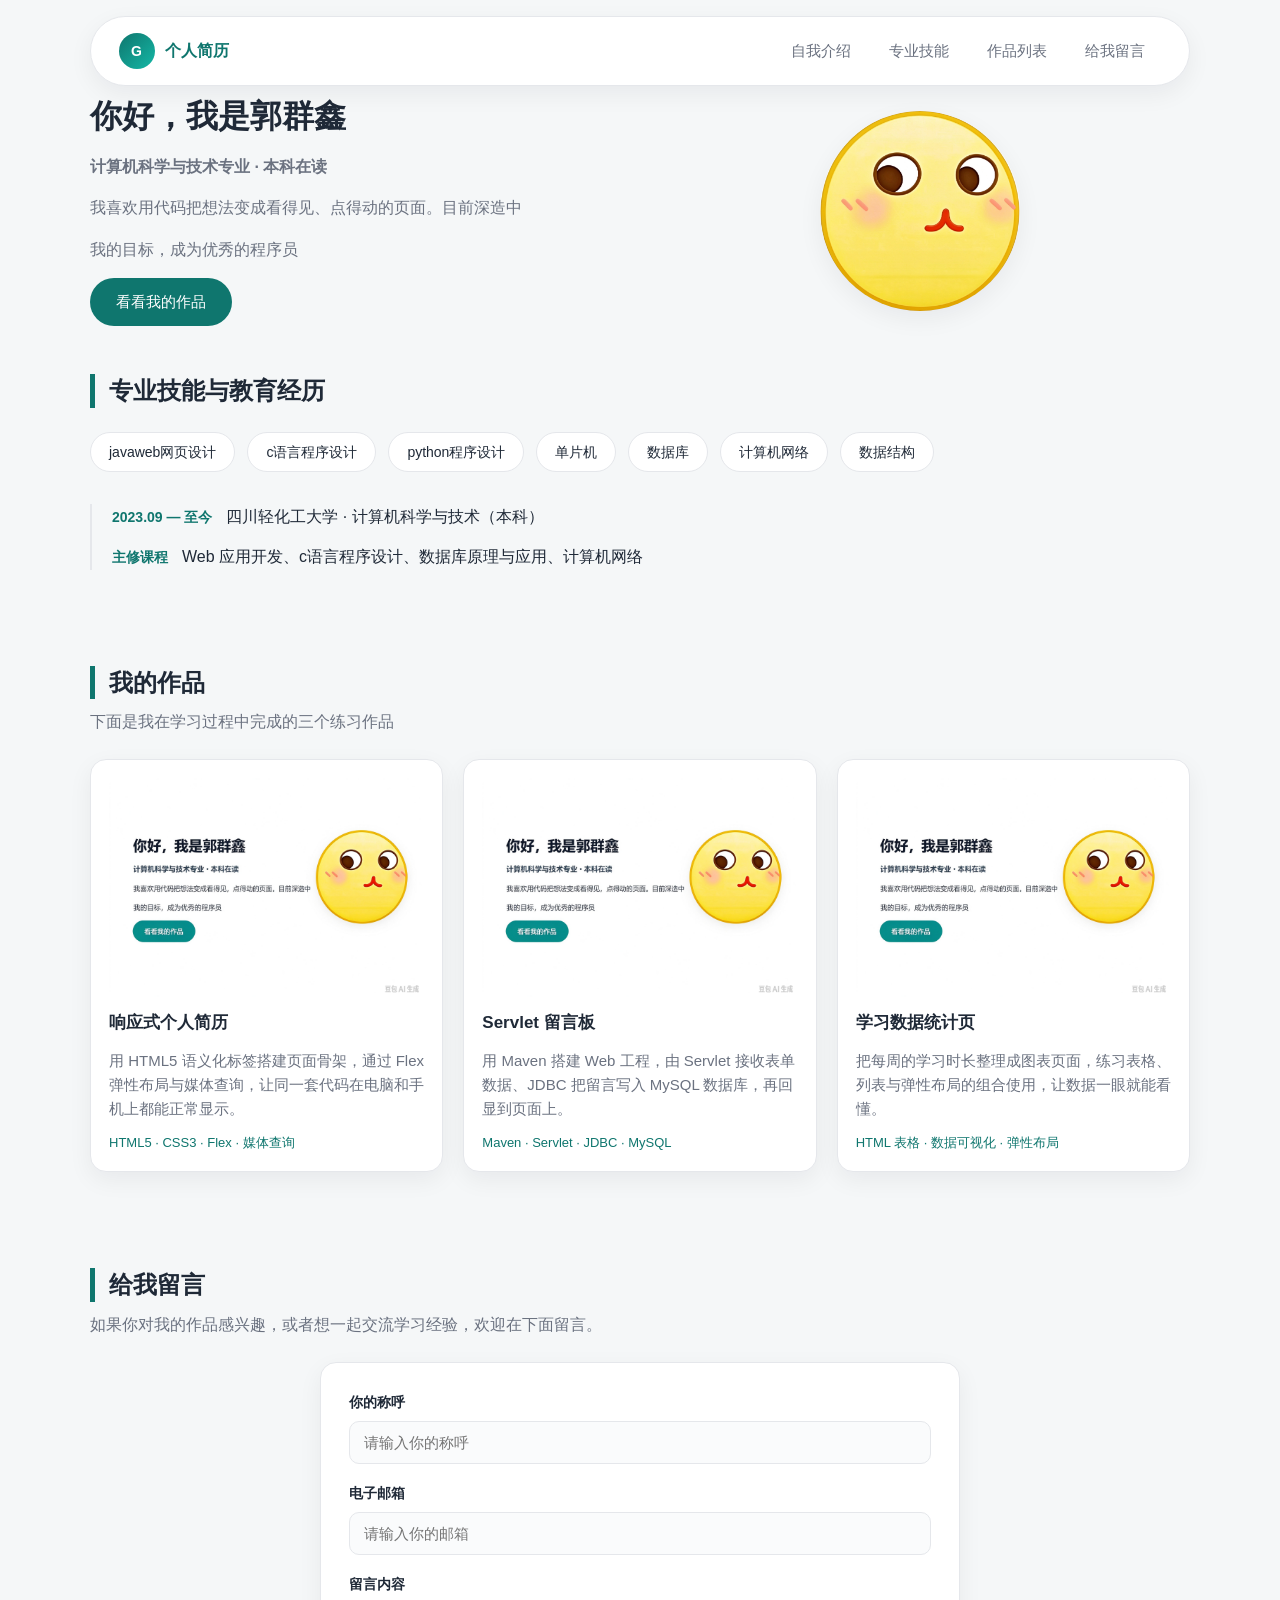
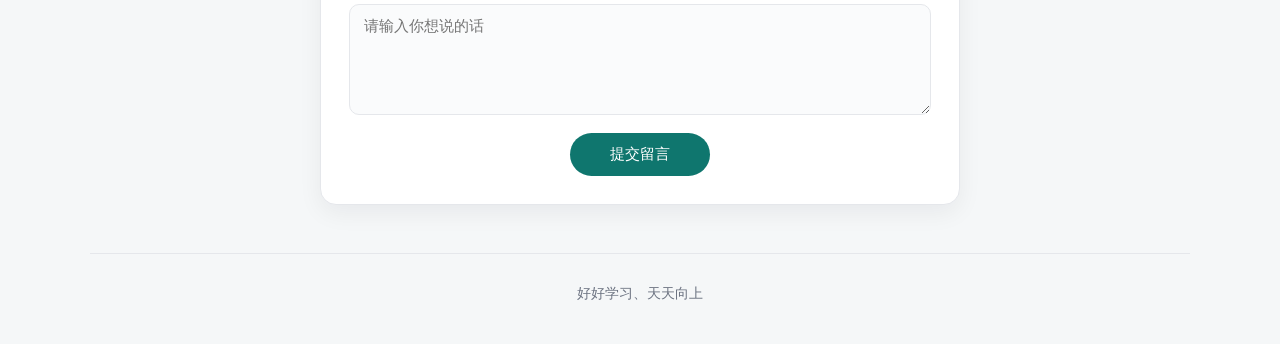
<file: homework1/index.html>
<!DOCTYPE html>
<html lang="zh-CN">
	<head>
		<meta charset="UTF-8"
		<meta name="viewport" content="width=device-width,initial-scale=1.0">
		<title>个人简历</title>
		<link rel="stylesheet" href="style.css">
	</head>
<body>
	<header class="site-header">
		
		<a class="logo"href="#about">
		<span class="logo-mark">G</span>
		<span class="logo-text">个人简历</span>
		</a>
		
		<nav class="nav" aria-label="主导航">
			<ul class="nav-list">
				<li><a href="#about">自我介绍</a></li>
				<li><a href="#skills">专业技能</a></li>
				<li><a href="#projects">作品列表</a></li>
				<li><a href="#contact">给我留言</a></li>
			</ul>
		</nav>
		
	</header>
	
	<main>
		
		<section id="about">
			
			<div class="about-text">
				<h1>你好，我是郭群鑫</h1>
				<p class="about-subtitle">计算机科学与技术专业 · 本科在读</p>
				<p>我喜欢用代码把想法变成看得见、点得动的页面。目前深造中</p>
                <p>我的目标，成为优秀的程序员</p>
                <a class="btn" href="#projects">看看我的作品</a>
			</div>
			
			<img class="avatar" src="images/avatar.png" alt="个人头像">
			
		</section>
		
		<section id="skills">
		            <h2>专业技能与教育经历</h2>
		
		            <ul class="skill-list">
		                <li>javaweb网页设计</li>
		                <li>c语言程序设计</li>
		                <li>python程序设计</li>
		                <li>单片机</li>
		                <li>数据库</li>
		                <li>计算机网络</li>
		                <li>数据结构</li>
		            </ul>
		
		            <ul class="edu-list">
		                <li>
		                    <span class="edu-year">2023.09 — 至今</span>
		                    <span>四川轻化工大学 · 计算机科学与技术（本科）</span>
		                </li>
		                <li>
		                    <span class="edu-year">主修课程</span>
		                    <span>Web 应用开发、c语言程序设计、数据库原理与应用、计算机网络</span>
		                </li>
		            </ul>
		</section>
		
		<section id="projects">
		    <h2>我的作品</h2>
		    <p class="section-desc">下面是我在学习过程中完成的三个练习作品</p>
		
			<ul class="work-list">
				<li class="work-item">
					<img src="images/work-1.png" alt="响应式个人简历作品的预览图">
					<h3>响应式个人简历</h3>
					<p>用 HTML5 语义化标签搭建页面骨架，通过 Flex 弹性布局与媒体查询，让同一套代码在电脑和手机上都能正常显示。</p>
					<p class="work-tags">HTML5 · CSS3 · Flex · 媒体查询</p>
				</li>

				<li class="work-item">
					<img src="images/work-2.png" alt="Servlet 留言板作品的预览图">
					<h3>Servlet 留言板</h3>
					<p>用 Maven 搭建 Web 工程，由 Servlet 接收表单数据、JDBC 把留言写入 MySQL 数据库，再回显到页面上。</p>
					<p class="work-tags">Maven · Servlet · JDBC · MySQL</p>
				</li>

				<li class="work-item">
					<img src="images/work-3.png" alt="学习数据统计页作品的预览图">
					<h3>学习数据统计页</h3>
					<p>把每周的学习时长整理成图表页面，练习表格、列表与弹性布局的组合使用，让数据一眼就能看懂。</p>
					<p class="work-tags">HTML 表格 · 数据可视化 · 弹性布局</p>
				</li>
			</ul>
		</section>
		
		<section id="contact">
			<h2>给我留言</h2>
			<p class="section-desc">如果你对我的作品感兴趣，或者想一起交流学习经验，欢迎在下面留言。</p>

			<form class="contact-form" action="#" method="post">
				<p class="form-item">
					<label for="name">你的称呼</label>
					<input type="text" id="name" name="name" placeholder="请输入你的称呼" required>
				</p>

				<p class="form-item">
					<label for="email">电子邮箱</label>
					<input type="email" id="email" name="email" placeholder="请输入你的邮箱" required>
				</p>

				<p class="form-item">
					<label for="message">留言内容</label>
					<textarea id="message" name="message" rows="5" placeholder="请输入你想说的话"></textarea>
				</p>

				<button class="btn btn-submit" type="submit">提交留言</button>
			</form>
		</section>
	</main>
	
	<footer class="site-footer">
		<p>好好学习、天天向上</p>
	</footer>
</body>
</file>
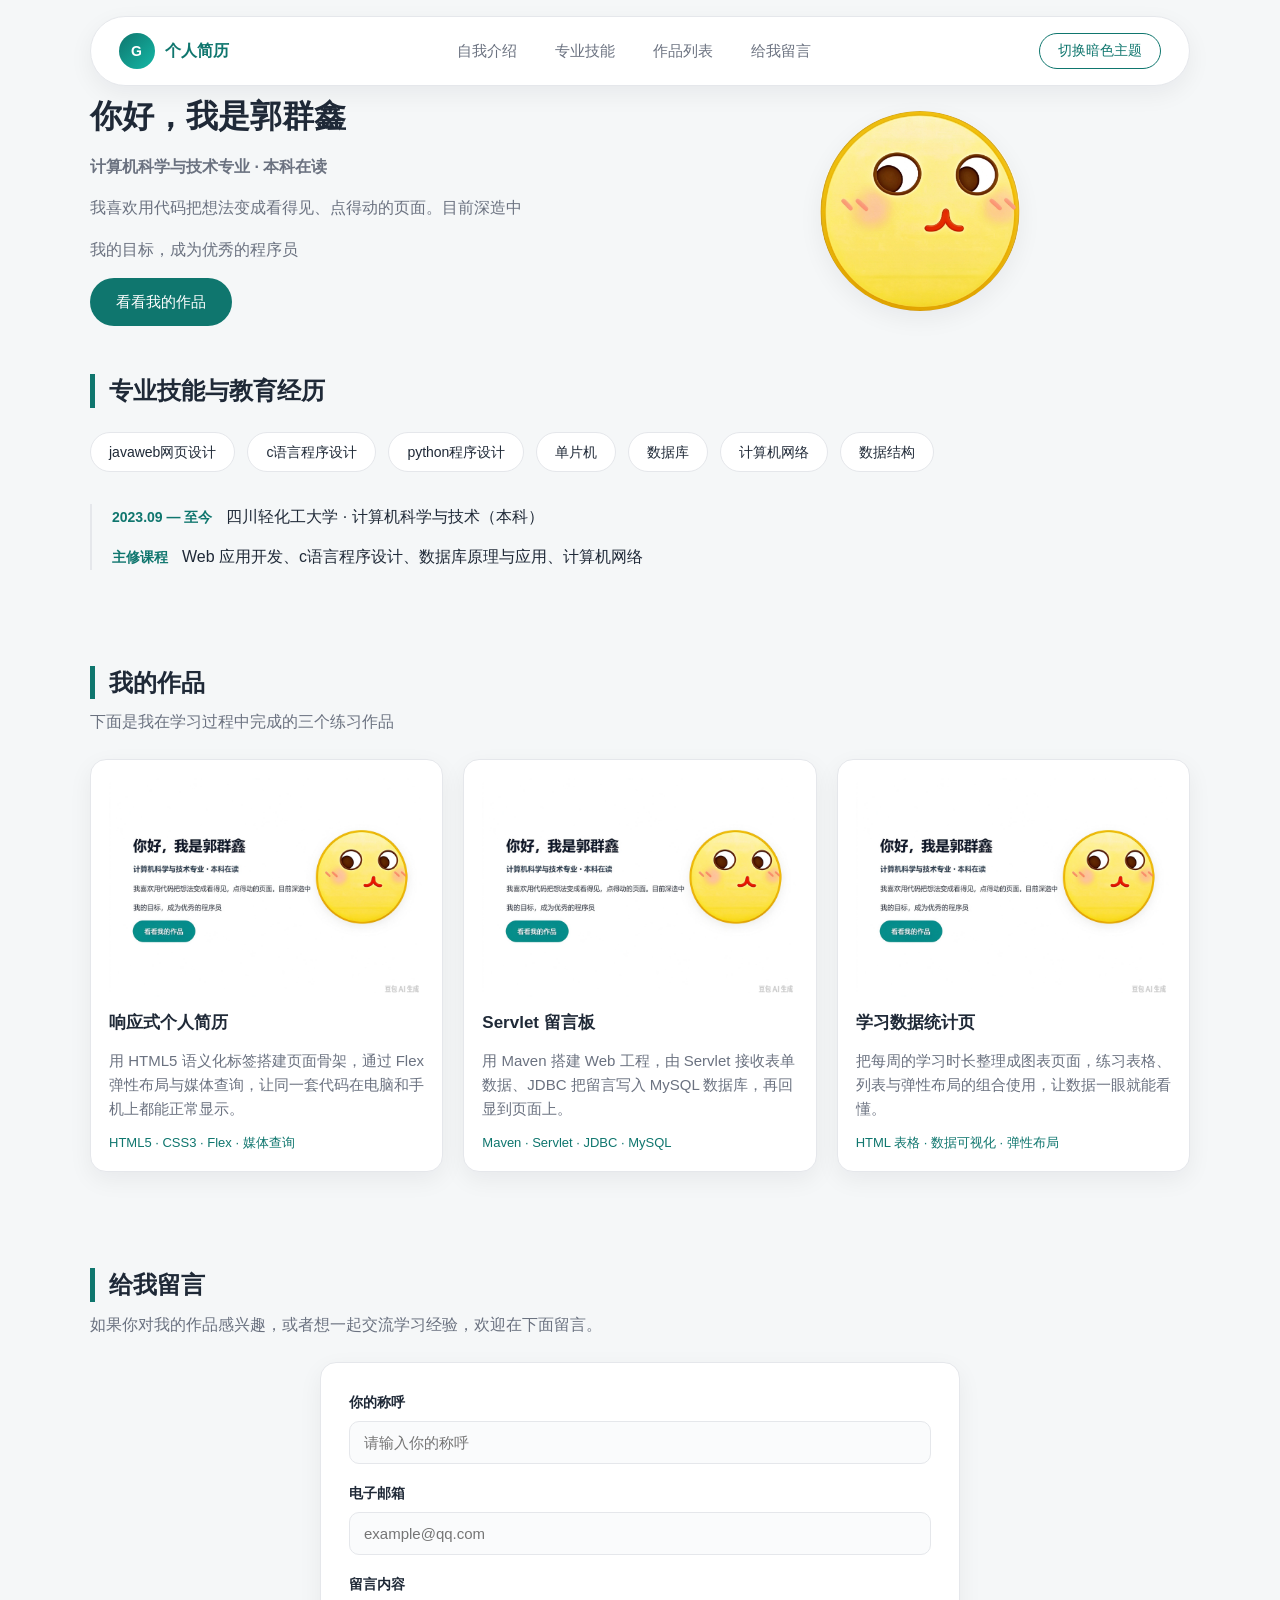
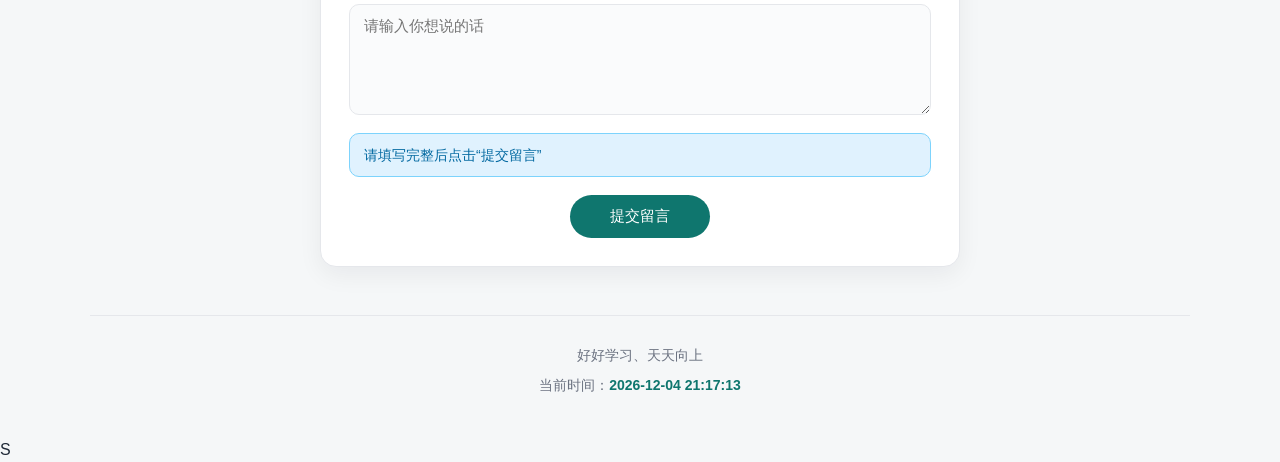
<file: homework2/index.html>
<!DOCTYPE html>
<html lang="zh-CN">
	<head>
		<meta charset="UTF-8"
		<meta name="viewport" content="width=device-width,initial-scale=1.0">
		<title>个人简历</title>
		<link rel="stylesheet" href="style.css">
	</head>
<body>
	<header class="site-header">
		
		<a class="logo"href="#about">
		<span class="logo-mark">G</span>
		<span class="logo-text">个人简历</span>
		</a>
		
		<nav class="nav" aria-label="主导航">
			<ul class="nav-list">
				<li><a href="#about">自我介绍</a></li>
				<li><a href="#skills">专业技能</a></li>
				<li><a href="#projects">作品列表</a></li>
				<li><a href="#contact">给我留言</a></li>
			</ul>
		</nav>
		<!-- 添加主题色切换按钮 -->
		<button class="btn theme-btn" id="themeBtn" type="button">切换暗色主题</button>
    </header>

		
	</header>
	
	<main>
		
		<section id="about">
			
			<div class="about-text">
				<h1>你好，我是郭群鑫</h1>
				<p class="about-subtitle">计算机科学与技术专业 · 本科在读</p>
				<p>我喜欢用代码把想法变成看得见、点得动的页面。目前深造中</p>
                <p>我的目标，成为优秀的程序员</p>
                <a class="btn" href="#projects">看看我的作品</a>
			</div>
			
			<img class="avatar" src="images/avatar.png" alt="个人头像">
			
		</section>
		
		<section id="skills">
		            <h2>专业技能与教育经历</h2>
		
		            <ul class="skill-list">
		                <li>javaweb网页设计</li>
		                <li>c语言程序设计</li>
		                <li>python程序设计</li>
		                <li>单片机</li>
		                <li>数据库</li>
		                <li>计算机网络</li>
		                <li>数据结构</li>
		            </ul>
		
		            <ul class="edu-list">
		                <li>
		                    <span class="edu-year">2023.09 — 至今</span>
		                    <span>四川轻化工大学 · 计算机科学与技术（本科）</span>
		                </li>
		                <li>
		                    <span class="edu-year">主修课程</span>
		                    <span>Web 应用开发、c语言程序设计、数据库原理与应用、计算机网络</span>
		                </li>
		            </ul>
		</section>
		
		<section id="projects">
		    <h2>我的作品</h2>
		    <p class="section-desc">下面是我在学习过程中完成的三个练习作品</p>
		
			<ul class="work-list">
				<li class="work-item">
					<img src="images/work-1.png" alt="响应式个人简历作品的预览图">
					<h3>响应式个人简历</h3>
					<p>用 HTML5 语义化标签搭建页面骨架，通过 Flex 弹性布局与媒体查询，让同一套代码在电脑和手机上都能正常显示。</p>
					<p class="work-tags">HTML5 · CSS3 · Flex · 媒体查询</p>
				</li>

				<li class="work-item">
					<img src="images/work-2.png" alt="Servlet 留言板作品的预览图">
					<h3>Servlet 留言板</h3>
					<p>用 Maven 搭建 Web 工程，由 Servlet 接收表单数据、JDBC 把留言写入 MySQL 数据库，再回显到页面上。</p>
					<p class="work-tags">Maven · Servlet · JDBC · MySQL</p>
				</li>

				<li class="work-item">
					<img src="images/work-3.png" alt="学习数据统计页作品的预览图">
					<h3>学习数据统计页</h3>
					<p>把每周的学习时长整理成图表页面，练习表格、列表与弹性布局的组合使用，让数据一眼就能看懂。</p>
					<p class="work-tags">HTML 表格 · 数据可视化 · 弹性布局</p>
				</li>
			</ul>
		</section>
		
		<section id="contact">
			<h2>给我留言</h2>
			<p class="section-desc">如果你对我的作品感兴趣，或者想一起交流学习经验，欢迎在下面留言。</p>

			<form class="contact-form" name="contactForm" action="#">
				<p class="form-item">
					<label for="nameInput">你的称呼</label>
					<input type="text" id="nameInput" name="name"
						   placeholder="请输入你的称呼" onblur="checkForm()">
				</p>

				<p class="form-item">
					<label for="emailInput">电子邮箱</label>
					<input type="email" id="emailInput" name="email"
						   placeholder="example@qq.com" onblur="checkForm()">
				</p>

				<p class="form-item">
					<label for="messageInput">留言内容</label>
					<textarea id="messageInput" name="message" rows="5"
							  placeholder="请输入你想说的话" onblur="checkForm()"></textarea>
				</p>

				<!-- 实验二新增：校验提示区域 -->
				<div class="tip-info" id="formTip">请填写完整后点击“提交留言”</div>

				<!-- type="button" 不会触发表单的默认提交 -->
				<button class="btn btn-submit" type="button"
						id="submitBtn" onclick="checkSubmit()">提交留言</button>
			</form>

		</section>
	</main>
	
	<footer class="site-footer">
		<p>好好学习、天天向上</p>
		<p class="footer-clock">当前时间：<span id="clock">---- -- -- --:--:--</span></p>
		</footer>
	</footer>
	 <script src="js/script.js"></script>
</body>
S
</file>
<file: homework1/style.css>
:root {
    --color-primary: #0f766e;
    --color-primary-dark: #115e59;
    --color-accent: #f59e0b;
    --color-text: #1f2937;
    --color-text-light: #6b7280;
    --color-bg: #f5f7f8;
    --color-card: #ffffff;
    --color-border: #e5e7eb;
    --radius: 16px;
    --shadow: 0 8px 24px rgba(15, 23, 42, 0.06);
    --content-width: 1100px;
}
* {
    margin: 0;
    padding: 0;
    box-sizing: border-box;
}
html {
    scroll-behavior: smooth;
}
img {
    max-width: 100%;
    height: auto;
    display: block;
}
body {
    line-height: 1.6;
    font-size: 16px;
    font-family: "Microsoft YaHei", "PingFang SC", Arial, sans-serif;
    color: var(--color-text);
    background-color: var(--color-bg);
}
ul {
    list-style: none;
}
a {
    color: inherit;
    text-decoration: none;
}
.site-header,
main,
.site-footer {
    width: 92%;
    max-width: var(--content-width);
    margin: 0 auto;
}
h2 {
    font-size: 1.5rem;
    line-height: 1.4;
    padding-left: 14px;
    border-left: 5px solid var(--color-primary);
}
.section-desc {
    margin-top: 10px;
    color: var(--color-text-light);
}
.btn {
    display: inline-block;
    padding: 12px 26px;
    border: none;
    border-radius: 999px;
    background-color: var(--color-primary);
    color: #ffffff;
    font-size: 0.9375rem;
    font-family: inherit;
    cursor: pointer;
    transition: background-color 0.2s, transform 0.2s;
}
.btn:hover {
    background-color: var(--color-primary-dark);
    transform: translateY(-2px);
}
.site-header {
    position: sticky;
    top: 16px;
    z-index: 10;
    display: flex;
    justify-content: space-between;
    align-items: center;
    gap: 16px;
    margin-top: 16px;
    padding: 14px 28px;
    background-color: var(--color-card);
    border: 1px solid var(--color-border);
    border-radius: 999px;
    box-shadow: var(--shadow);
}
.logo {
    display: flex;
    align-items: center;
    gap: 10px;
    flex-shrink: 0;
    font-weight: 700;
    color: var(--color-primary);
}
.logo-mark {
    display: flex;
    align-items: center;
    justify-content: center;
    width: 36px;
    height: 36px;
    border-radius: 50%;
    background-image: linear-gradient(135deg, var(--color-primary), #14b8a6);
    color: #ffffff;
    font-size: 0.875rem;
    letter-spacing: 1px;
}
.nav-list {
    display: flex;
    align-items: center;
    gap: 6px;
    flex-wrap: wrap;
}
.nav-list a {
    display: block;
    padding: 8px 16px;
    border-radius: 999px;
    font-size: 0.9375rem;
    color: var(--color-text-light);
    white-space: nowrap;
    transition: background-color 0.2s, color 0.2s;
}
.nav-list a:hover {
    background-color: #e6f4f1;
    color: var(--color-primary-dark);
}
#about {
    display: flex;
    align-items: center;
    gap: 48px;
    padding-top: 10px;
}
.about-text {
    flex: 0.8;
    display: flex;
    flex-direction: column;
    align-items: flex-start;
    gap: 16px;
}
.about-text h1 {
    font-size: 2rem;
    line-height: 1.3;
}
.about-subtitle {
    color: var(--color-primary);
    font-weight: 700;
}
.about-text p {
    color: var(--color-text-light);
}
.avatar {
    width: 200px;
    height: 200px;
    flex-shrink: 0;
    border-radius: 50%;
    object-fit: cover;
    background-color: #e6f4f1;
    box-shadow: var(--shadow);
}
#skills {
    padding-top: 48px;
    padding-bottom: 48px;
}
.skill-list {
    display: flex;
    flex-wrap: wrap;
    gap: 12px;
    margin-top: 24px;
    margin-bottom: 32px;
}
.skill-list li {
    padding: 8px 18px;
    background-color: var(--color-card);
    border: 1px solid var(--color-border);
    border-radius: 999px;
    font-size: 0.875rem;
}
.edu-list {
    display: flex;
    flex-direction: column;
    gap: 14px;
    padding-left: 20px;
    border-left: 2px solid var(--color-border);
}
.edu-list li {
    display: flex;
    align-items: baseline;
    gap: 14px;
    flex-wrap: wrap;
}
.edu-year {
    flex-shrink: 0;
    font-weight: 700;
    font-size: 0.875rem;
    color: var(--color-primary);
}
#projects {
    padding-top: 48px;
    padding-bottom: 48px;
}
.work-list {
    display: flex;
    gap: 20px;
    margin-top: 24px;
}
.work-item {
    flex: 1;
    display: flex;
    flex-direction: column;
    gap: 12px;
    padding: 18px;
    background-color: var(--color-card);
    border: 1px solid var(--color-border);
    border-radius: var(--radius);
    box-shadow: var(--shadow);
    transition: transform 0.25s, box-shadow 0.25s;
}
.work-item:hover {
    transform: translateY(-6px);
    box-shadow: 0 14px 32px rgba(15, 23, 42, 0.12);
}
.work-item img {
    width: 100%;
    border-radius: 10px;
}
.work-item h3 {
    font-size: 1.0625rem;
}
.work-item p {
    font-size: 0.9375rem;
    color: var(--color-text-light);
}
.work-item .work-tags {
    font-size: 0.8125rem;
    color: var(--color-primary);
}
.work-link {
    margin-top: auto;
    align-self: flex-start;
    font-size: 0.875rem;
    font-weight: 700;
    color: var(--color-primary);
}
.work-link:hover {
    color: var(--color-accent);
}
#contact {
    padding-top: 48px;
    padding-bottom: 48px;
}
.contact-form {
    width: 100%;
    max-width: 640px;
    margin: 24px auto 0;
    display: flex;
    flex-direction: column;
    gap: 18px;
    padding: 28px;
    background-color: var(--color-card);
    border: 1px solid var(--color-border);
    border-radius: var(--radius);
    box-shadow: var(--shadow);
}
.form-item {
    display: flex;
    flex-direction: column;
    gap: 8px;
}
.form-item label {
    font-size: 0.875rem;
    font-weight: 700;
}
.form-item input,
.form-item textarea {
    width: 100%;
    padding: 12px 14px;
    font-family: inherit;
    font-size: 0.9375rem;
    color: var(--color-text);
    background-color: #fafbfc;
    border: 1px solid var(--color-border);
    border-radius: 10px;
}
.form-item textarea {
    resize: vertical;
}
.form-item input:focus,
.form-item textarea:focus {
    outline: none;
    border-color: var(--color-primary);
    background-color: #ffffff;
}
.btn-submit {
    align-self: center;
    padding: 12px 40px;
}
.site-footer {
    padding: 28px 0 40px;
    text-align: center;
    font-size: 0.875rem;
    color: var(--color-text-light);
    border-top: 1px solid var(--color-border);
}
/* 主题切换
 /* ============================================================
    3. 实验二新增：暗色主题、主题按钮与表单校验提示
    注意：本节写在媒体查询之前，保证媒体查询始终位于文件最末尾
    ============================================================ */
 
 /* ---------- 3.1 暗色主题：body 拥有 dark 类时，下面这组变量才生效 ----------
    实验一里所有组件颜色都是通过 var() 引用变量的，
    所以只要在这里覆盖变量的值，整页配色就会一起切换 */
 body.dark {
     --color-primary: #2dd4bf;
     --color-primary-dark: #14b8a6;
     --color-accent: #fbbf24;
     --color-text: #e2e8f0;
     --color-text-light: #94a3b8;
     --color-bg: #0f172a;
     --color-card: #1e293b;
     --color-border: #334155;
     --shadow: 0 8px 24px rgba(0, 0, 0, 0.45);
     color: var(--color-text);
     background-color: var(--color-bg);
 }
 
 /* 后代选择器：只有 body 带 dark 类时，下面这些规则才生效 */
 body.dark .site-header {
     background-color: var(--color-card);
     border-color: var(--color-border);
 }
 
 /* 暗色下主题色变亮，提交按钮的文字改用深色，保证对比度 */
 body.dark .btn-submit {
     color: #04211d;
 }
 
 /* 实验一里写死的浅色，需要在暗色主题下逐一覆盖 */
 body.dark .nav-list a:hover {
     background-color: #334155;
     color: #7dd3fc;
 }
 
 body.dark .avatar {
     border-color: var(--color-card);
     background-color: #334155;
 }
 
 body.dark .form-item input,
 body.dark .form-item textarea {
     background-color: #0f172a;
     border-color: #334155;
     color: var(--color-text);
 }
 
 body.dark .form-item input:focus,
 body.dark .form-item textarea:focus {
     background-color: #111f38;
     border-color: var(--color-primary);
 }
 
 /* ---------- 3.2 主题切换按钮（放在头部右侧） ---------- */
 .theme-btn {
     flex-shrink: 0;
     /* 头部空间不足时按钮不被压扁 */
     padding: 8px 18px;
     /* 比通用按钮更紧凑，方便放进胶囊形头部 */
     font-size: 0.875rem;
     border: 1px solid var(--color-primary);
     background-color: transparent;
     color: var(--color-primary);
 }
 
 .theme-btn:hover {
     background-color: var(--color-primary);
     color: #ffffff;
 }
 
 /* 暗色主题下按钮保持“青色描边 + 青色文字”，不要被上面那条 .btn-submit 规则带偏 */
 body.dark .theme-btn {
     border-color: var(--color-primary);
     color: var(--color-primary);
 }
 
 /* 页脚时间：使用等宽数字，秒数跳动时整行文字不会左右抖动 */
 .footer-clock {
     margin-top: 8px;
     font-variant-numeric: tabular-nums;
 }
 
 #clock {
     font-weight: 700;
     color: var(--color-primary);
 }
 
 
 /* ---------- 3.3 表单校验提示：错误红、成功绿、普通提示蓝 ----------
    JS 中直接赋值 formTip.className = "tip-error"，会把 HTML 上原来的类全部替换掉，
    所以三个状态类都要写全内边距、圆角等基础样式，不能依赖其他类 */
 .tip-error,
 .tip-success,
 .tip-info {
     padding: 10px 14px;
     font-size: 0.875rem;
     border-radius: 10px;
     border: 1px solid transparent;
     transition: background-color 0.2s, color 0.2s;
 }
 
 .tip-error {
     /* 错误提示：浅红底 + 深红字 */
     background-color: #fee2e2;
     border-color: #fca5a5;
     color: #b91c1c;
 }
 
 .tip-success {
     /* 校验成功：浅绿底 + 深绿字 */
     background-color: #dcfce7;
     border-color: #86efac;
     color: #15803d;
 }
 
 .tip-info {
     /* 初始提示与“取消提交”时的蓝色普通提示 */
     background-color: #e0f2fe;
     border-color: #7dd3fc;
     color: #0369a1;
 }

/* 媒体查询 */
@media (max-width: 768px) {
    .site-header {
        flex-direction: column;
        justify-content: center;
        gap: 12px;
        padding: 14px 18px;
        border-radius: 22px;
        position: static;
    }
    .logo {
        font-size: 0.9375rem;
    }
    .nav-list {
        justify-content: center;
        gap: 4px;
    }
    .nav-list a {
        padding: 6px 12px;
        font-size: 0.875rem;
    }
    #about {
        flex-direction: column;
        text-align: center;
        gap: 28px;
        padding-top: 36px;
    }
    .about-text {
        flex: none;
        align-items: center;
    }
    .about-text h1 {
        font-size: 1.5rem;
    }
    .avatar {
        width: 160px;
        height: 160px;
    }
    .work-list {
        flex-direction: column;
    }
    .work-item {
        width: 100%;
    }
    #skills,
    #projects,
    #contact {
        padding-top: 32px;
        padding-bottom: 32px;
    }
    h2 {
        font-size: 1.25rem;
    }
    .contact-form {
        padding: 20px;
    }
	
}
</file>
<file: homework2/style.css>
:root {
    --color-primary: #0f766e;
    --color-primary-dark: #115e59;
    --color-accent: #f59e0b;
    --color-text: #1f2937;
    --color-text-light: #6b7280;
    --color-bg: #f5f7f8;
    --color-card: #ffffff;
    --color-border: #e5e7eb;
    --radius: 16px;
    --shadow: 0 8px 24px rgba(15, 23, 42, 0.06);
    --content-width: 1100px;
}
* {
    margin: 0;
    padding: 0;
    box-sizing: border-box;
}
html {
    scroll-behavior: smooth;
}
img {
    max-width: 100%;
    height: auto;
    display: block;
}
body {
    line-height: 1.6;
    font-size: 16px;
    font-family: "Microsoft YaHei", "PingFang SC", Arial, sans-serif;
    color: var(--color-text);
    background-color: var(--color-bg);
}
ul {
    list-style: none;
}
a {
    color: inherit;
    text-decoration: none;
}
.site-header,
main,
.site-footer {
    width: 92%;
    max-width: var(--content-width);
    margin: 0 auto;
}
h2 {
    font-size: 1.5rem;
    line-height: 1.4;
    padding-left: 14px;
    border-left: 5px solid var(--color-primary);
}
.section-desc {
    margin-top: 10px;
    color: var(--color-text-light);
}
.btn {
    display: inline-block;
    padding: 12px 26px;
    border: none;
    border-radius: 999px;
    background-color: var(--color-primary);
    color: #ffffff;
    font-size: 0.9375rem;
    font-family: inherit;
    cursor: pointer;
    transition: background-color 0.2s, transform 0.2s;
}
.btn:hover {
    background-color: var(--color-primary-dark);
    transform: translateY(-2px);
}
.site-header {
    position: sticky;
    top: 16px;
    z-index: 10;
    display: flex;
    justify-content: space-between;
    align-items: center;
    gap: 16px;
    margin-top: 16px;
    padding: 14px 28px;
    background-color: var(--color-card);
    border: 1px solid var(--color-border);
    border-radius: 999px;
    box-shadow: var(--shadow);
}
.logo {
    display: flex;
    align-items: center;
    gap: 10px;
    flex-shrink: 0;
    font-weight: 700;
    color: var(--color-primary);
}
.logo-mark {
    display: flex;
    align-items: center;
    justify-content: center;
    width: 36px;
    height: 36px;
    border-radius: 50%;
    background-image: linear-gradient(135deg, var(--color-primary), #14b8a6);
    color: #ffffff;
    font-size: 0.875rem;
    letter-spacing: 1px;
}
.nav-list {
    display: flex;
    align-items: center;
    gap: 6px;
    flex-wrap: wrap;
}
.nav-list a {
    display: block;
    padding: 8px 16px;
    border-radius: 999px;
    font-size: 0.9375rem;
    color: var(--color-text-light);
    white-space: nowrap;
    transition: background-color 0.2s, color 0.2s;
}
.nav-list a:hover {
    background-color: #e6f4f1;
    color: var(--color-primary-dark);
}
#about {
    display: flex;
    align-items: center;
    gap: 48px;
    padding-top: 10px;
}
.about-text {
    flex: 0.8;
    display: flex;
    flex-direction: column;
    align-items: flex-start;
    gap: 16px;
}
.about-text h1 {
    font-size: 2rem;
    line-height: 1.3;
}
.about-subtitle {
    color: var(--color-primary);
    font-weight: 700;
}
.about-text p {
    color: var(--color-text-light);
}
.avatar {
    width: 200px;
    height: 200px;
    flex-shrink: 0;
    border-radius: 50%;
    object-fit: cover;
    background-color: #e6f4f1;
    box-shadow: var(--shadow);
}
#skills {
    padding-top: 48px;
    padding-bottom: 48px;
}
.skill-list {
    display: flex;
    flex-wrap: wrap;
    gap: 12px;
    margin-top: 24px;
    margin-bottom: 32px;
}
.skill-list li {
    padding: 8px 18px;
    background-color: var(--color-card);
    border: 1px solid var(--color-border);
    border-radius: 999px;
    font-size: 0.875rem;
}
.edu-list {
    display: flex;
    flex-direction: column;
    gap: 14px;
    padding-left: 20px;
    border-left: 2px solid var(--color-border);
}
.edu-list li {
    display: flex;
    align-items: baseline;
    gap: 14px;
    flex-wrap: wrap;
}
.edu-year {
    flex-shrink: 0;
    font-weight: 700;
    font-size: 0.875rem;
    color: var(--color-primary);
}
#projects {
    padding-top: 48px;
    padding-bottom: 48px;
}
.work-list {
    display: flex;
    gap: 20px;
    margin-top: 24px;
}
.work-item {
    flex: 1;
    display: flex;
    flex-direction: column;
    gap: 12px;
    padding: 18px;
    background-color: var(--color-card);
    border: 1px solid var(--color-border);
    border-radius: var(--radius);
    box-shadow: var(--shadow);
    transition: transform 0.25s, box-shadow 0.25s;
}
.work-item:hover {
    transform: translateY(-6px);
    box-shadow: 0 14px 32px rgba(15, 23, 42, 0.12);
}
.work-item img {
    width: 100%;
    border-radius: 10px;
}
.work-item h3 {
    font-size: 1.0625rem;
}
.work-item p {
    font-size: 0.9375rem;
    color: var(--color-text-light);
}
.work-item .work-tags {
    font-size: 0.8125rem;
    color: var(--color-primary);
}
.work-link {
    margin-top: auto;
    align-self: flex-start;
    font-size: 0.875rem;
    font-weight: 700;
    color: var(--color-primary);
}
.work-link:hover {
    color: var(--color-accent);
}
#contact {
    padding-top: 48px;
    padding-bottom: 48px;
}
.contact-form {
    width: 100%;
    max-width: 640px;
    margin: 24px auto 0;
    display: flex;
    flex-direction: column;
    gap: 18px;
    padding: 28px;
    background-color: var(--color-card);
    border: 1px solid var(--color-border);
    border-radius: var(--radius);
    box-shadow: var(--shadow);
}
.form-item {
    display: flex;
    flex-direction: column;
    gap: 8px;
}
.form-item label {
    font-size: 0.875rem;
    font-weight: 700;
}
.form-item input,
.form-item textarea {
    width: 100%;
    padding: 12px 14px;
    font-family: inherit;
    font-size: 0.9375rem;
    color: var(--color-text);
    background-color: #fafbfc;
    border: 1px solid var(--color-border);
    border-radius: 10px;
}
.form-item textarea {
    resize: vertical;
}
.form-item input:focus,
.form-item textarea:focus {
    outline: none;
    border-color: var(--color-primary);
    background-color: #ffffff;
}
.btn-submit {
    align-self: center;
    padding: 12px 40px;
}
.site-footer {
    padding: 28px 0 40px;
    text-align: center;
    font-size: 0.875rem;
    color: var(--color-text-light);
    border-top: 1px solid var(--color-border);
}
/* 主题切换添加代码开始 */
body.dark {
    --color-primary: #2dd4bf;
    --color-primary-dark: #14b8a6;
    --color-accent: #fbbf24;
    --color-text: #e2e8f0;
    --color-text-light: #94a3b8;
    --color-bg: #0f172a;
    --color-card: #1e293b;
    --color-border: #334155;
    --shadow: 0 8px 24px rgba(0, 0, 0, 0.45);
    color: var(--color-text);
    background-color: var(--color-bg);
}

body.dark .site-header {
    background-color: var(--color-card);
    border-color: var(--color-border);
}

body.dark .nav-list a:hover {
    background-color: #334155;
    color: #7dd3fc;
}

body.dark .form-item input,
body.dark .form-item textarea {
    background-color: #0f172a;
    border-color: #334155;
    color: var(--color-text);
}

body.dark .form-item input:focus,
body.dark .form-item textarea:focus {
    background-color: #111f38;
    border-color: var(--color-primary);
}

.theme-btn {
    flex-shrink: 0;
    padding: 8px 18px;
    font-size: 0.875rem;
    border: 1px solid var(--color-primary);
    background-color: transparent;
    color: var(--color-primary);
}

.theme-btn:hover {
    background-color: var(--color-primary);
    color: #ffffff;
}

/* 页脚时间：等宽数字，秒数跳动时整行不会左右抖动 */
.footer-clock {
    margin-top: 8px;
    font-variant-numeric: tabular-nums;
}

#clock {
    font-weight: 700;
    color: var(--color-primary);
}
/* 结束 */

/* ---------- 3.3 表单校验提示：错误红、成功绿、普通提示蓝 ----------
   JS 中直接赋值 formTip.className = "tip-error"，会把 HTML 上原来的类全部替换掉，
   所以三个状态类都要写全内边距、圆角等基础样式，不能依赖其他类 */
.tip-error,
.tip-success,
.tip-info {
    padding: 10px 14px;
    font-size: 0.875rem;
    border-radius: 10px;
    border: 1px solid transparent;
    transition: background-color 0.2s, color 0.2s;
}

.tip-error {
    /* 错误提示：浅红底 + 深红字 */
    background-color: #fee2e2;
    border-color: #fca5a5;
    color: #b91c1c;
}

.tip-success {
    /* 校验成功：浅绿底 + 深绿字 */
    background-color: #dcfce7;
    border-color: #86efac;
    color: #15803d;
}

.tip-info {
    /* 初始提示与“取消提交”时的蓝色普通提示 */
    background-color: #e0f2fe;
    border-color: #7dd3fc;
    color: #0369a1;


@media (max-width: 768px) {
    .site-header {
        flex-direction: column;
        justify-content: center;
        gap: 12px;
        padding: 14px 18px;
        border-radius: 22px;
        position: static;
    }
    .logo {
        font-size: 0.9375rem;
    }
    .nav-list {
        justify-content: center;
        gap: 4px;
    }
    .nav-list a {
        padding: 6px 12px;
        font-size: 0.875rem;
    }
    #about {
        flex-direction: column;
        text-align: center;
        gap: 28px;
        padding-top: 36px;
    }
    .about-text {
        flex: none;
        align-items: center;
    }
    .about-text h1 {
        font-size: 1.5rem;
    }
    .avatar {
        width: 160px;
        height: 160px;
    }
    .work-list {
        flex-direction: column;
    }
    .work-item {
        width: 100%;
    }
    #skills,
    #projects,
    #contact {
        padding-top: 32px;
        padding-bottom: 32px;
    }
    h2 {
        font-size: 1.25rem;
    }
    .contact-form {
        padding: 20px;
    }
	
}
</file>
